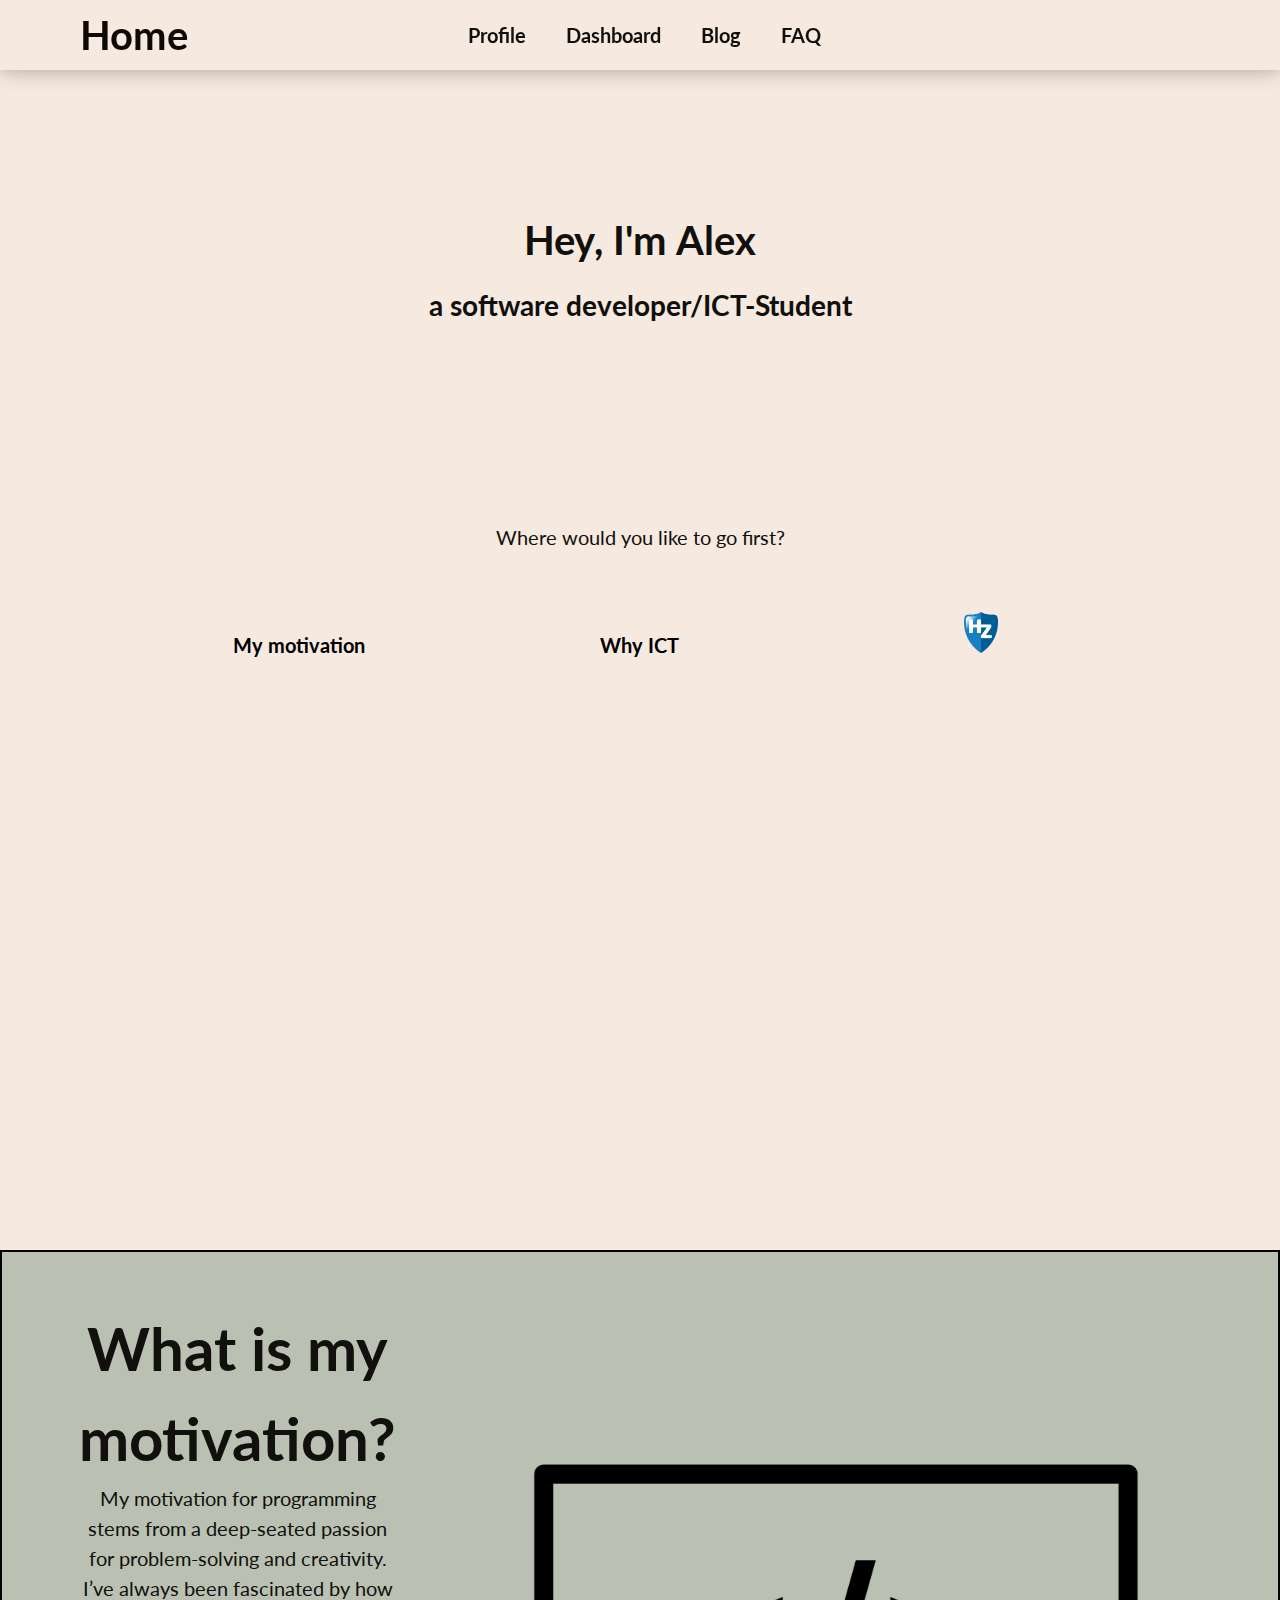
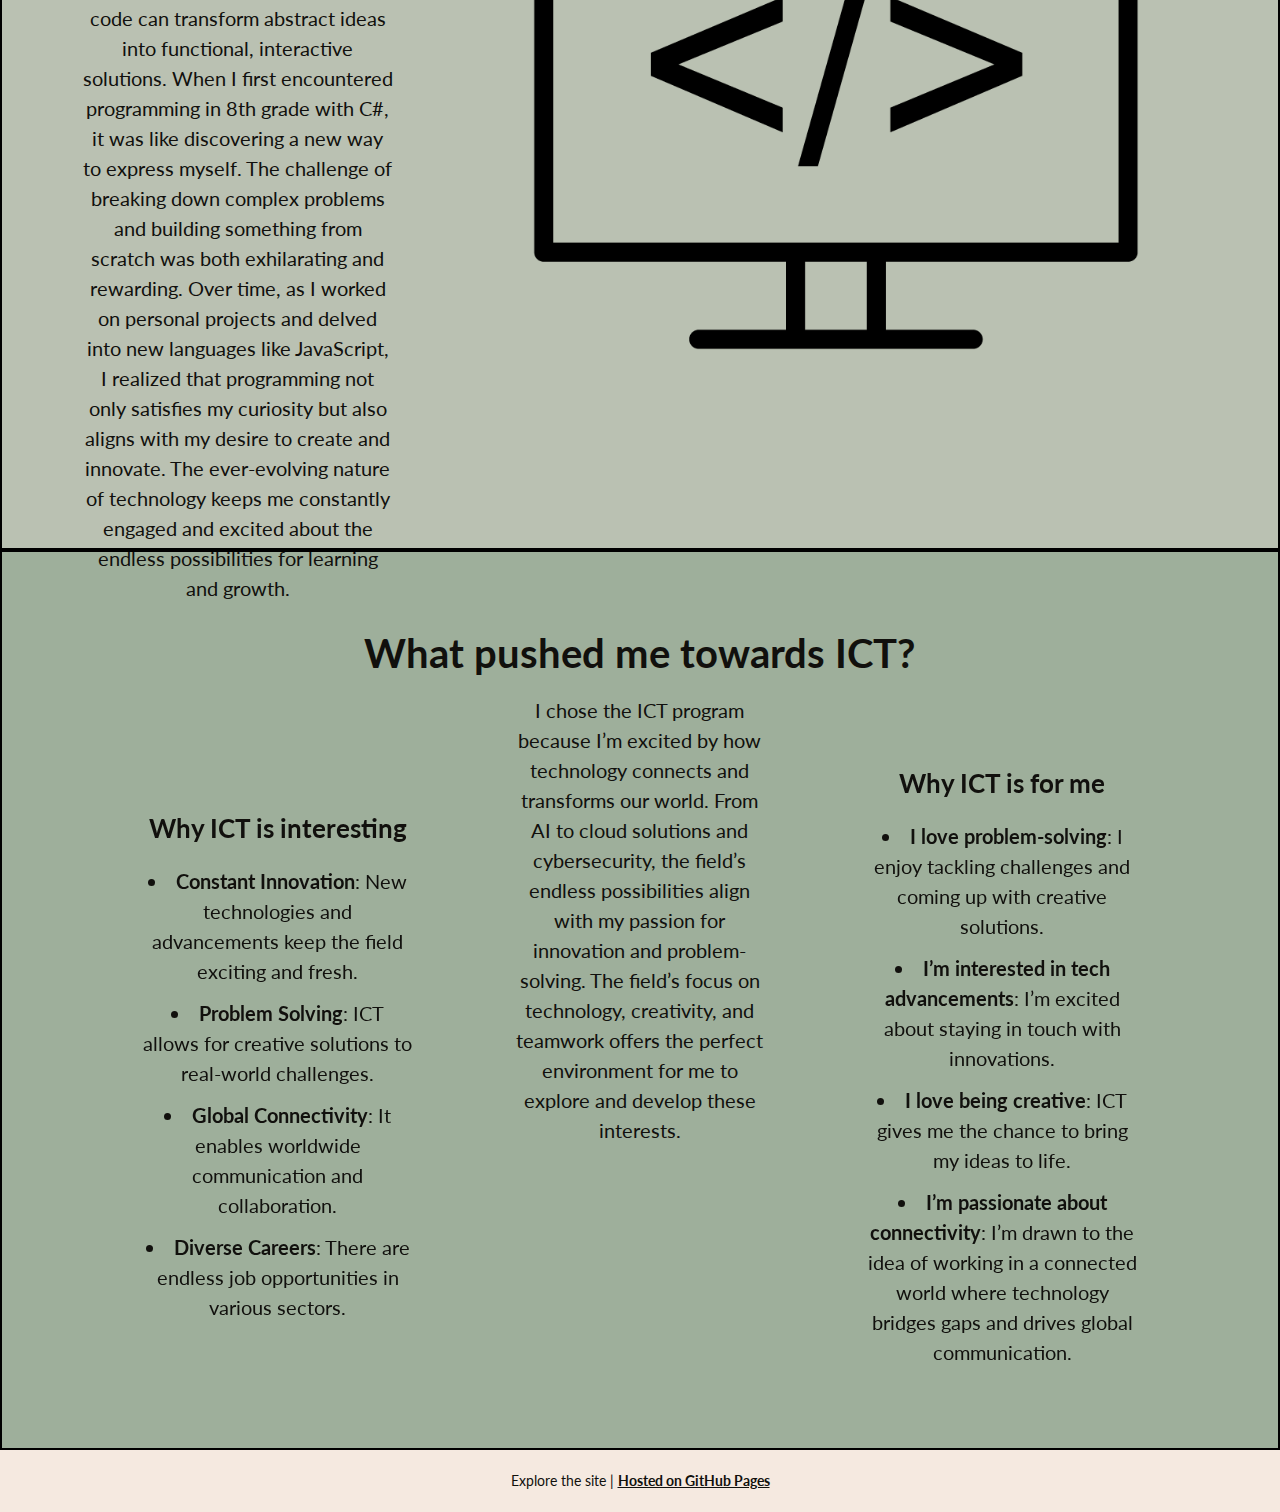
<file: index.html>
<!DOCTYPE html>
<html lang="en">
<head>
    <meta charset="UTF-8">
    <meta name="viewport" content="width=device-width, initial-scale=1.0">
    <title>My Profile</title>
    <link rel="stylesheet" href="../css/index.css">
    <link rel="stylesheet" href="/css/typewrite.css">
    <link rel="stylesheet" href="css/header-footer.css">
    <script src="js/index.js"></script>
</head>


<body>
    <header>
        <a href="index.html">Home</a>
        <nav>
            <a href="html/profile.html">Profile</a>
            <a href="html/dashboard.html">Dashboard</a>
            <a href="html/blog.html">Blog</a>
            <a href="html/faq.html">FAQ</a>
        </nav>
    </header>
    
    <main>
        <div class="intro">
            <h1 class="typing-demo">Hey, I'm Alex <br><p>a software developer/ICT-Student</p></h1>
            
            <div class="leading">
                <p>Where would you like to go first?</p>
                <div class="container">
                    
                    <div class="sec one child bounce">
                        <h4><a href="#motivation">My motivation</a></h4>
                    </div>
                    
                    <div class="sec one child bounce">
                        <h4><a href="#ict">Why ICT</a></h4>
                    </div>
                    
                    <div class="sec one child bounce">  
                        <h4><a href="https://hz.nl/opleidingen/hbo-ict" target="_blank"><img src="images/hz-logo.png" alt="HZ UAS logo"></a></h4>
                    </div>
                
                </div>
            </div>
        </div>
        
        
        
        <div id="motivation">
            <div class="motiv-info">
                <h2>What is my motivation?</h2>
                <p>My motivation for programming stems from a deep-seated passion for problem-solving and creativity. I’ve always been fascinated by how code can transform abstract ideas into functional, interactive solutions. When I first encountered programming in 8th grade with C#, it was like discovering a new way to express myself. The challenge of breaking down complex problems and building something from scratch was both exhilarating and rewarding. Over time, as I worked on personal projects and delved into new languages like JavaScript, I realized that programming not only satisfies my curiosity but also aligns with my desire to create and innovate. The ever-evolving nature of technology keeps me constantly engaged and excited about the endless possibilities for learning and growth.</p>
            </div>
            <img src="images/monitor1.png" alt="Picture of a monitor">
        </div>
        
        <div id="ict">
            <div class="list">
                <ul>
                    <p>Why ICT is interesting</p>
                    <li>
                        <b>Constant Innovation</b>: New technologies and advancements keep the field exciting and fresh.
                    </li>
                    <li>
                        <b>Problem Solving</b>: ICT allows for creative solutions to real-world challenges.
                    </li>
                    <li>
                        <b>Global Connectivity</b>: It enables worldwide communication and collaboration.
                    </li>
                    <li>
                        <b>Diverse Careers</b>: There are endless job opportunities in various sectors.
                    </li>
                </ul>
            </div>
            <div class="ict-info">
                <h2>What pushed me towards ICT?</h2>
                <p>I chose the ICT program because I’m excited by how technology connects and transforms our world. From AI to cloud solutions and cybersecurity, the field’s endless possibilities align with my passion for innovation and problem-solving. The field’s focus on technology, creativity, and teamwork offers the perfect environment for me to explore and develop these interests.</p>
               
            </div>
            <div class="list">
                <ul>
                    <p>Why ICT is for me</p>
                    <li>
                        <b>I love problem-solving</b>: I enjoy tackling challenges and coming up with creative solutions.
                    </li>
                    <li>
                        <b>I’m interested in tech advancements</b>: I’m excited about staying in touch with innovations.
                    </li>
                    <li>
                        <b>I love being creative</b>: ICT gives me the chance to bring my ideas to life.
                    </li>
                    <li>
                        <b>I’m passionate about connectivity</b>: I’m drawn to the idea of working in a connected world where technology bridges gaps and drives global communication.
                    </li>
                </ul>
            </div>
        </div>
        
        
    </main>
    
    <footer>
        <p>Explore the site | <a href="https://pages.github.com/">Hosted on GitHub Pages</a></p>
    </footer>
</body>
</html>
</file>
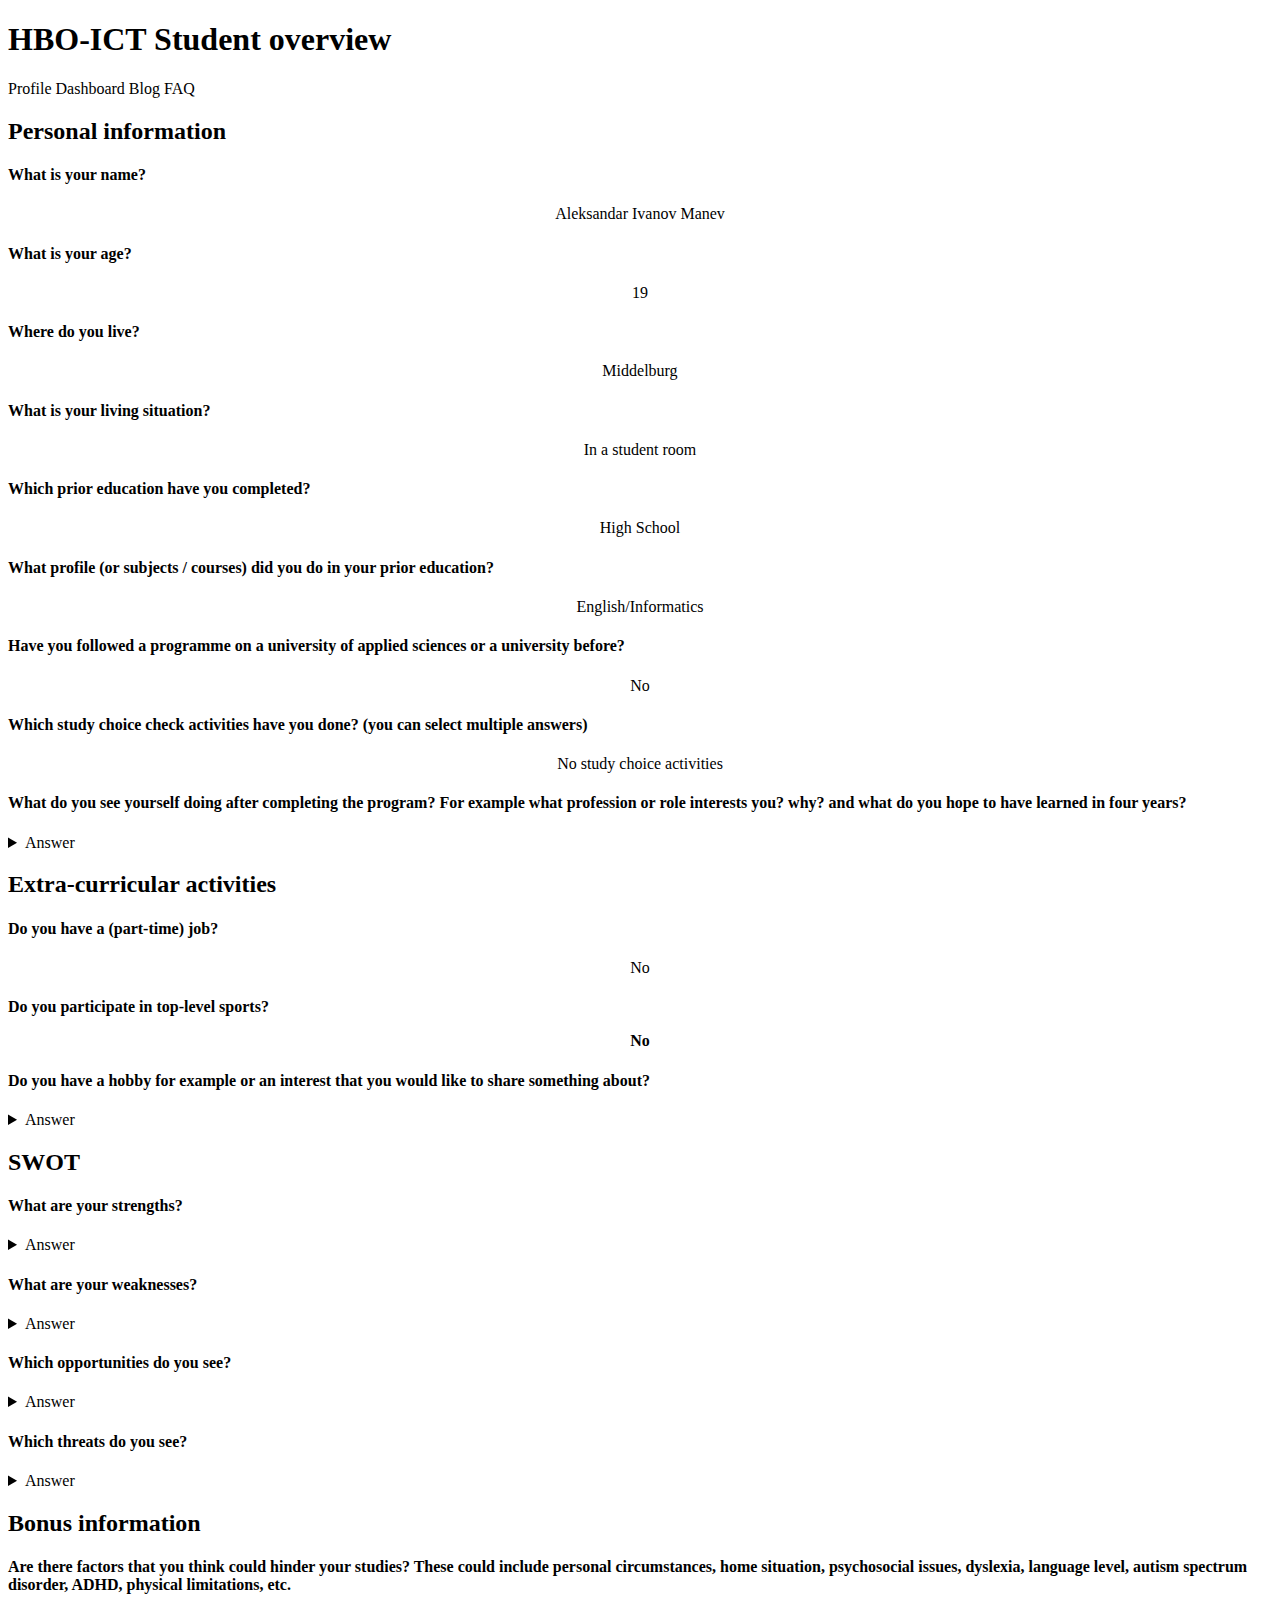
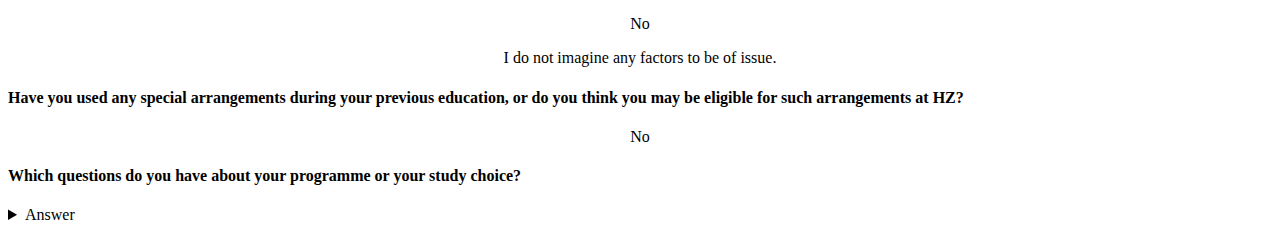
<file: html/index.html>
<!DOCTYPE html>
<html lang="en">
<head>
    <meta charset="UTF-8">
    <meta name="viewport" content="width=device-width, initial-scale=1.0">
    <title>My Profile</title>
    <link rel="stylesheet" href="../css/index.css">
</head>


<body>
    <header>
        
        <div class="text-container">
            <h1>HBO-ICT Student overview</h1>
            
        </div>
    </header>
    
    
    <nav >
        
        <a href="profile.html">Profile</a>
        <a href="dashboard.html">Dashboard</a>
        <a href="blog.html">Blog</a>
        <a href="faq.html">FAQ</a>
    </nav>
    
    
    <main>
        <article class="quiz personal-info">
            <h2>Personal information</h2>
            
            <h4>What is your name?</h4>
            
            <p>Aleksandar Ivanov Manev</p>
            
            <h4>What is your age?</h4>
            
            <p>19</p>
            <h4>Where do you live?</h4>
            
            <p>Middelburg</p>
            <h4>What is your living situation?</h4>
            
            <p>In a student room</p> 
            <h4>Which prior education have you completed?</h4>
            
            <p>High School</p>
            
            <h4>What profile (or subjects / courses) did you do in your prior education?</h4>
            
            <p>English/Informatics</p>
            <h4>Have you followed a programme on a university of applied sciences or a university before? </h4>
            
            <p>No</p>
            <h4>Which study choice check activities have you done? (you can select multiple answers)</h4>
            <p>No study choice activities</p>
            
            <h4>What do you see yourself doing after completing the program? For example what profession or role interests you? why? and what do you hope to have learned in four years?</h4>
            <details>
                <summary>Answer</summary>
                <p>Upon completing the program, I envision myself pursuing a career as a software engineer, which is a role that deeply intrigues me due to the blend of creativity/ problem-solving, that allows you to make an impact on the world. 
                    
                    In the future, having finished my studies, I hope to have gained a solid foundation in my computer science abilities. The technical skills aside, I want to know how to approach complex problems critically, think logically under pressure and most importantly collaborate effectively in diverse teams. 
                    
                    Ultimately, my motivation stems from a desire to be a part of this rapidly evolving field that has potential to shape the future. I hope that by the end of the program I will not only be well-equipped with the technical expertise, but also have a clear understanding of how I can contribute to society.</p>
                </details>
                
            </article>
            
            <article class="quiz extra-info">
                <h2>Extra-curricular activities</h2>
                
                <h4>Do you have a (part-time) job?</h4>
                
                <p>No</p>
                
                <h4>Do you participate in top-level sports?</4> 
                    
                    <p>No</p>
                    
                    <h4>Do you have a hobby for example or an interest that you would like to share something about?</h4>
                    
                    <details>
                        
                        <summary>Answer</summary>
                        <p>A hobby of mine that I would love to talk about is reading books.</p>
                        
                        <p>Due to my area of interest I tend to spend a lot of time in front of a screen, that is why in my free time, when I am not indulged in the digital world, I treat myself to some light reading.</p>
                        
                        <p>For me picking a book is one the most unique experiences, because every book has a different story to tell and a different way to present it. Books are a universal tool for gathering information not only on academical subjects, but also on life itself. Every title I have read has introduced me to new ways of thinking and has really given me an opportunity to reflect on life. The work of an author is like a portal to their soul. Entering it reveals a whole new mindset, full of unique decisions and thoughts.</p>
                        
                        <p>For me reading is a hobby that allows me to enrichen my mind with stories, thoughts and different world views, that change the perspective on my own individual life. Due to there being tons of authors and even more books, I am never bored when immersing myself into a new literature work.</p>
                    </details>
                </article>
                
                <article class="quiz swot">
                    <h2>SWOT</h2>
                    
                    
                    
                    <h4>What are your strengths?</h4>
                    <details>
                        <summary>
                            Answer
                        </summary>
                        <p>I see myself as having good planning skills as well as clever time-management that assists my schedule. Because I can plan well, I am able to distribute my work in a way that makes me ahead of the given deadline, leaving room for adjustments and corrections. Additionally, I see myself as a great group leader, due to my assessment skills, I am able to determine the strengths of my colleagues and also motivate them into joining together to make something significant.</p>
                    </details>
                    
                    
                    
                    <h4> What are your weaknesses? </h4>
                    
                    <details>
                        <summary>
                            Answer
                        </summary>
                        <p>A pitfall of mine is that I let people take advantage of my efforts and therefore receive result on my behalf.</p>
                    </details>
                    
                    
                    
                    <h4>Which opportunities do you see?</h4>
                    
                    <details>
                        <summary>
                            Answer
                        </summary>
                        <p>The opportunities that I foresee are the connections with people I can make. Networking is a big step to success and is undoubtedly useful in numerous occasions. Another opportunity is the academic certificates and projects that build a portfolio, which is really important when presenting yourself to companies and institutions</p>
                    </details>
                    
                    
                    
                    <h4>Which threats do you see?</h4>
                    
                    <details>
                        <summary>
                            Answer
                        </summary>
                        <p>A possible treat I imagine is balancing social and professional life. Having to balance social events and daily tasks with education is a major challenge but with the right mindset and planning skills it could be dealt with.</p>
                    </details>
                </article>
                
                <article class="quiz bonus">
                    
                    <h2>Bonus information</h2>
                    
                    <h4>Are there factors that you think could hinder your studies? These could include personal circumstances, home situation, psychosocial issues, dyslexia, language level, autism spectrum disorder, ADHD, physical limitations, etc.</h4>
                    
                    <p>No</p>
                    
                    <p>I do not imagine any factors to be of issue.</p>
                    
                    <h4>Have you used any special arrangements during your previous education, or do you think you may be eligible for such arrangements at HZ?</h4>
                    
                    <p>No</p>
                    
                    <h4>Which questions do you have about your programme or your study choice? </h4>
                    
                    <details>
                        <summary>Answer</summary>
                        <p>I am excited to begin following the study program, and can not wait to see what the experience will be like. If I could mention some questions, they would be:
                            <ul>
                                <li>Does the program encourage students to help society by assigning them tasks that concern real world problems?</li>
                                <li>Does the program introduce students to companies in the IT department, that could potentially offer a job or an internship?</li></ul></p>
                            </details>
                        </article>
                    </main>
                    <footer></footer>
                </body>
                </html>
</file>
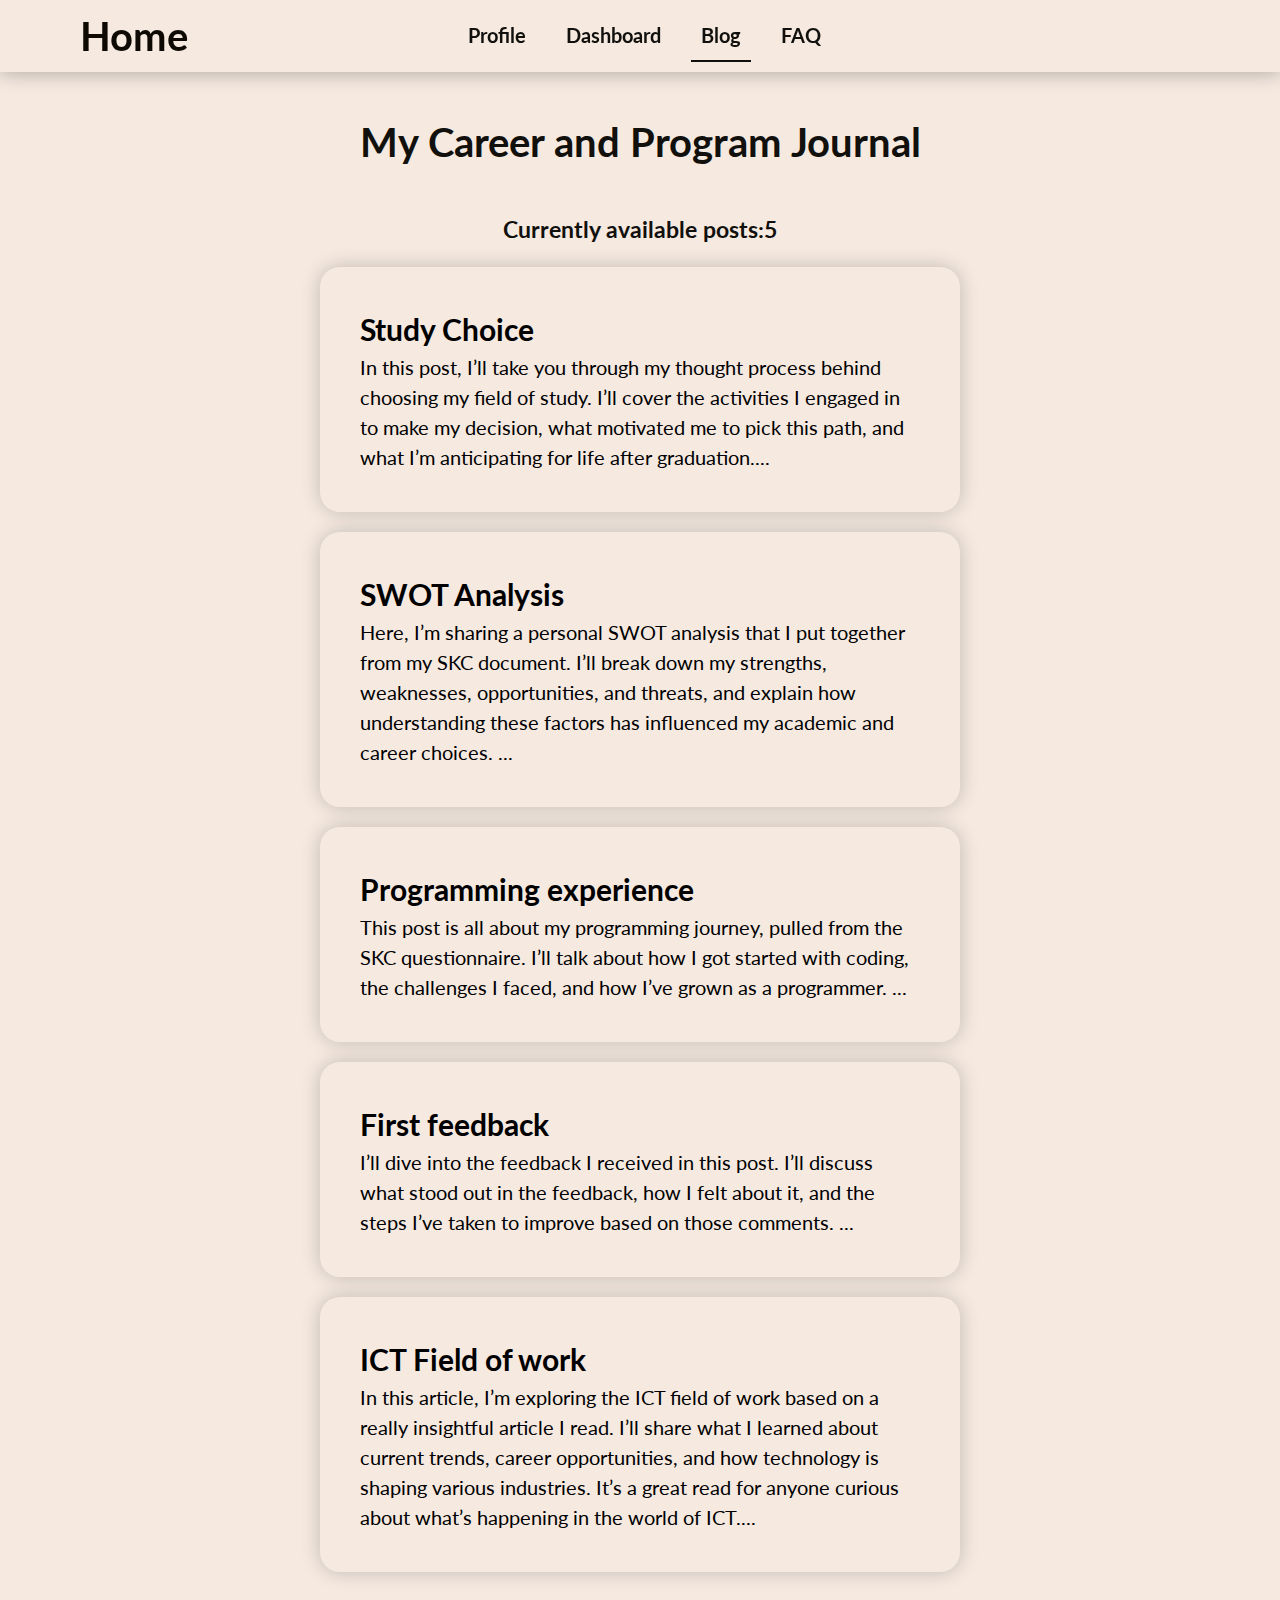
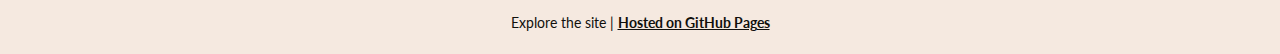
<file: html/blog.html>
<!DOCTYPE html>
<html lang="en">
<head>
    <meta charset="UTF-8">
    <meta name="viewport" content="width=device-width, initial-scale=1.0">
    <title>My Career Blog</title>
    <link rel="stylesheet" href="../css/header-footer.css">
    <link rel="stylesheet" href="../css/blog.css">
    
</head>
<body>
    <header>
        <a href="../index.html">Home</a>
        <nav >
            <a href="profile.html">Profile</a>
            <a href="dashboard.html">Dashboard</a>
            <a href="blog.html">Blog</a>
            <a href="faq.html">FAQ</a>
        </nav>
    </header>
    <div class="container">
        <h1>My Career and Program Journal</h1>
        <h3>Currently available posts:</h3>
        
        <div class="posts">
            <a href="./posts/post-1.html">
            <div class="post-excerpt">
                <h2>Study Choice</h2>
                <p>In this post, I’ll take you through my thought process behind choosing my field of study. I’ll cover the activities I engaged in to make my decision, what motivated me to pick this path, and what I’m anticipating for life after graduation....</p>
            </div>
            </a>
            
            <a href="./posts/post-2.html">
            <div class="post-excerpt">
                <h2>SWOT Analysis</h2>
                <p> Here, I’m sharing a personal SWOT analysis that I put together from my SKC document. I’ll break down my strengths, weaknesses, opportunities, and threats, and explain how understanding these factors has influenced my academic and career choices. ...</p>
            </div>
            </a>
            

            <a href="./posts/post-3.html">
            <div class="post-excerpt">
                <h2>Programming experience</h2>
                <p>This post is all about my programming journey, pulled from the SKC questionnaire. I’ll talk about how I got started with coding, the challenges I faced, and how I’ve grown as a programmer. ...</p>
            </div>
            </a>
            
            <a href="./posts/post-4.html">
            <div class="post-excerpt">
                <h2>First feedback</h2>
                <p>I’ll dive into the feedback I received  in this post. I’ll discuss what stood out in the feedback, how I felt about it, and the steps I’ve taken to improve based on those comments. ...</p>
            </div>
            </a>
            
            <a href="./posts/post-5.html">
            <div class="post-excerpt">
                <h2>ICT Field of work</h2>
                <p>In this article, I’m exploring the ICT field of work based on a really insightful article I read. I’ll share what I learned about current trends, career opportunities, and how technology is shaping various industries. It’s a great read for anyone curious about what’s happening in the world of ICT....</p>
            </div>
            </a>
            
            
        </div>
    </div>
    <footer>
        <p>Explore the site | <a href="https://pages.github.com/">Hosted on GitHub Pages</a></p>
    </footer>
    

    <script src="../js/blog.js"></script>
</body>
</html>
</file>
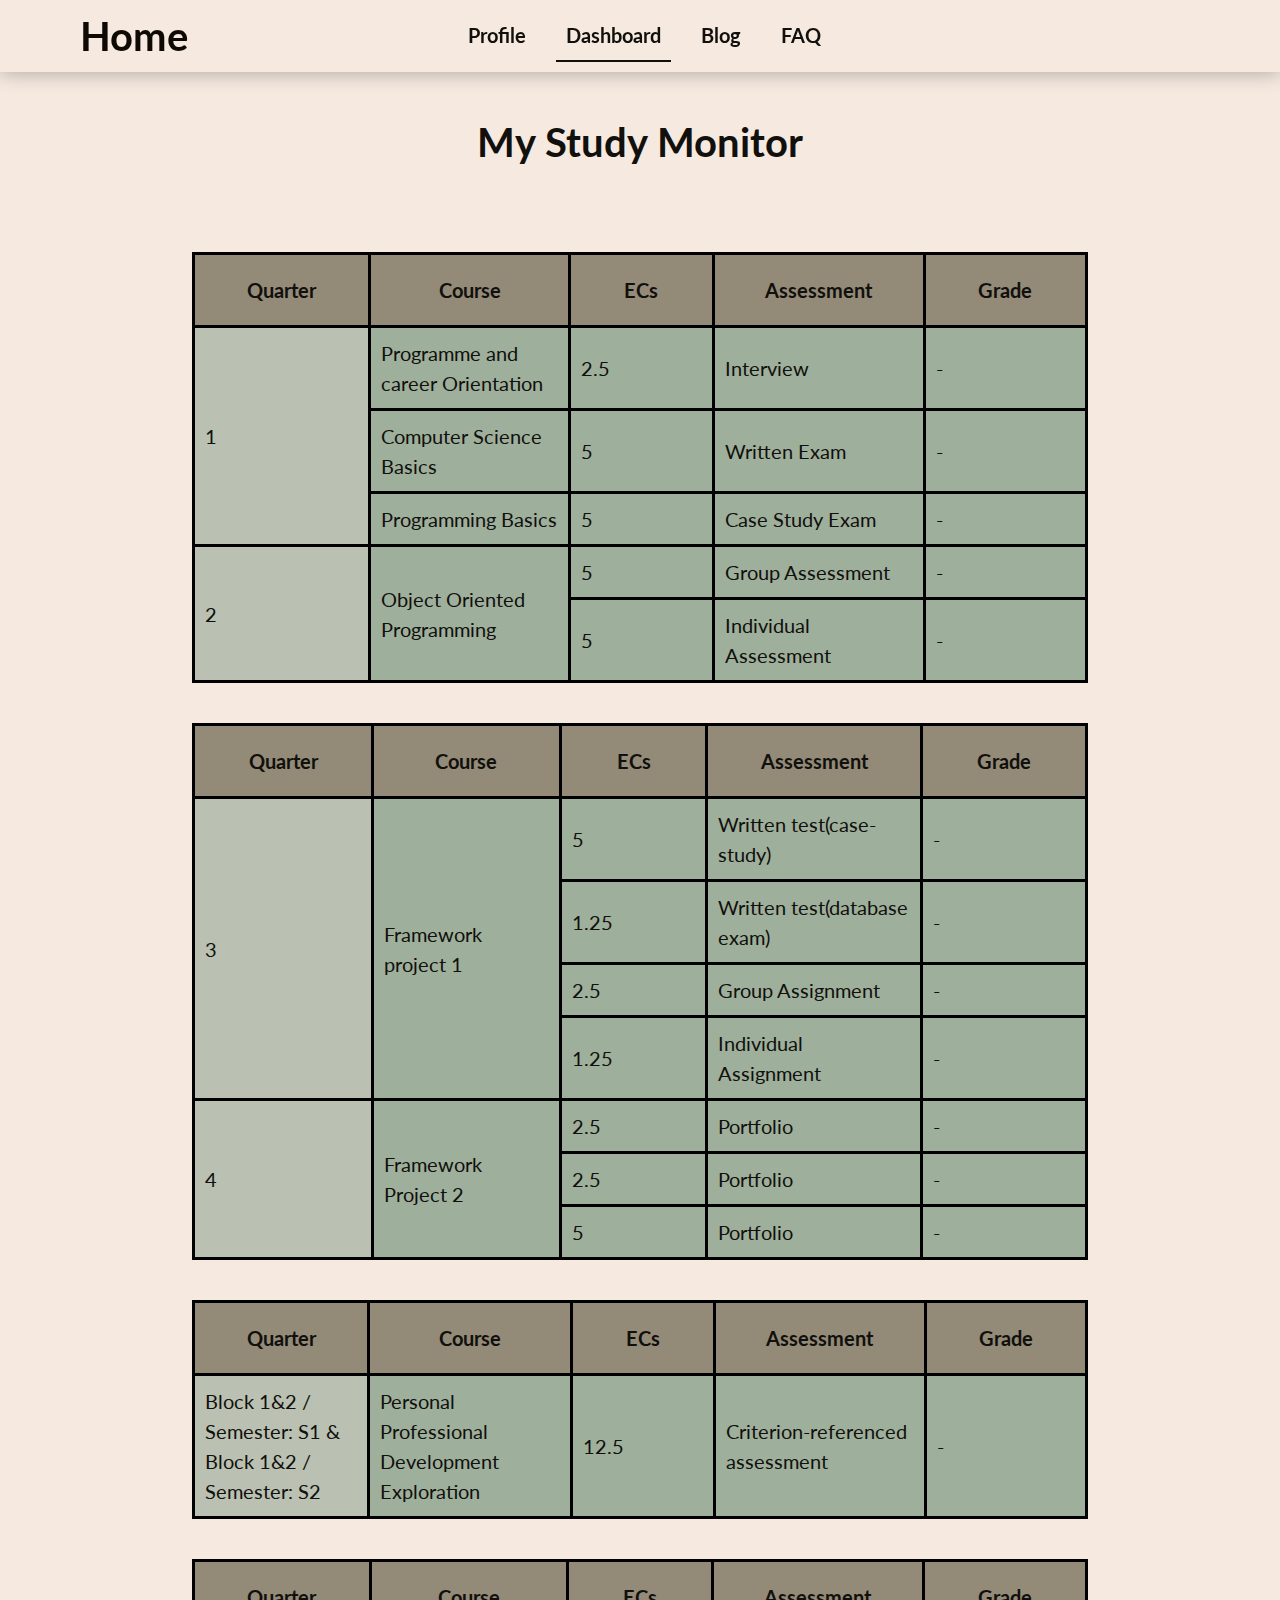
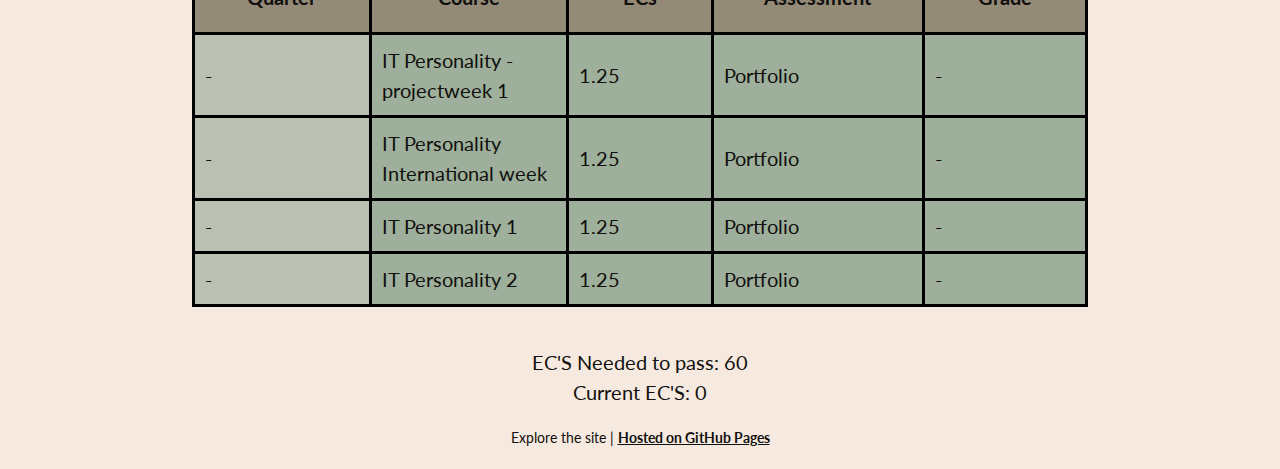
<file: html/dashboard.html>
<!DOCTYPE html>
<html lang="en">
<head>
    <meta charset="UTF-8">
    <meta name="viewport" content="width=device-width, initial-scale=1.0">
    <title>My Study Progress</title>
    <link rel="stylesheet" href="/css/header-footer.css">
    <link rel="stylesheet" href="../css/dashboard.css">
    <script src="../js/table.js"></script>
</head>
<body>
    <header>
        <a href="../index.html">Home</a>
        <nav class="nav-link">
            <a href="profile.html">Profile</a>
            <a href="dashboard.html">Dashboard</a>
            <a href="blog.html">Blog</a>
            <a href="faq.html">FAQ</a>
        </nav>
    </header>
    
    <main>
        <h1>My Study Monitor</h1>

       

        <table class="editable">
            <tr>
                <th>Quarter</th>
                <th>Course</th>
                <th>ECs</th>
                <th>Assessment</th>
                <th>Grade</th>
            </tr>
            <tr>
                <td rowspan="3" class="quarter">1</td>
                <td>Programme and career Orientation</td>
                <td>2.5</td>
                <td>Interview</td>
                <td>-</td>
            </tr>
            <tr>
                <td>Computer Science Basics</td>
                <td>5</td>
                <td>Written Exam</td>
                <td>-</td>
            </tr>
            <tr>
                <td>Programming Basics</td>
                <td>5</td>
                <td>Case Study Exam</td>
                <td>-</td>
            </tr>
            
            <!-- Quarter 2-->
            <!-- Object Oriented Programming -->
            <tr>
                <td rowspan="2" class="quarter">2</td>
                <td rowspan="2">Object Oriented Programming</td>
                <td>5</td>
                <td>Group Assessment</td>
                <td>-</td>
            </tr>
            <tr>
                <td>5</td>
                <td>Individual Assessment</td>
                <td>-</td>
            </tr>
            
        </table>
        <table class="editable">
            <tr>
                <th>Quarter</th>
                <th>Course</th>
                <th>ECs</th>
                <th>Assessment</th>
                <th>Grade</th>
            </tr>
            <tr>
                <td rowspan="4" class="quarter" >3</td>
                <td rowspan="4">Framework project 1</td>
                <td>5</td>
                <td>Written test(case-study)</td>
                <td>-</td>
            </tr>
            <tr>
                <td>1.25</td>
                <td>Written test(database exam)</td>
                <td>-</td>
            </tr>
            <tr>
                <td>2.5</td>
                <td>Group Assignment</td>
                <td>-</td>
            </tr>
            <tr>
                <td>1.25</td>
                <td>Individual Assignment</td>
                <td>-</td>
            </tr>
            
            <!-- Quarter 4-->
            <!-- Object Oriented Programming -->
            <tr>
                <td rowspan="3" class="quarter" >4</td>
                <td rowspan="3">Framework Project 2</td>
                <td>2.5</td>
                <td>Portfolio</td>
                <td>-</td>
            </tr>
            <tr>
                <td>2.5</td>
                <td>Portfolio</td>
                <td>-</td>
            </tr>
            <tr>
                <td>5</td>
                <td>Portfolio</td>
                <td>-</td>
            </tr>
            
        </table>
        <table class="editable">
            <tr>
                <th>Quarter</th>
                <th>Course</th>
                <th>ECs</th>
                <th>Assessment</th>
                <th>Grade</th>
            </tr>
            <tr>
                <td class="quarter">Block 1&2 / Semester: S1 & Block 1&2 / Semester: S2</td>
                <td> Personal Professional Development Exploration </td>
                <td>12.5</td>
                <td>Criterion-referenced assessment</td>
                <td>-</td>
            </tr>
           
        </table>

        <table class="editable">
            <tr>
                <th>Quarter</th>
                <th>Course</th>
                <th>ECs</th>
                <th>Assessment</th>
                <th>Grade</th>
            </tr>
            <tr>
                <td class="quarter">-</td>
                <td>IT Personality -projectweek 1</td>
                <td>1.25</td>
                <td>Portfolio</td>
                <td>-</td>
            </tr>
            <tr>
                <td class="quarter">-</td>
                <td>IT Personality International week</td>
                <td>1.25</td>
                <td>Portfolio</td>
                <td>-</td>
            </tr>
            <tr>
                <td class="quarter">-</td>
                <td>IT Personality 1</td>
                <td>1.25</td>
                <td>Portfolio</td>
                <td>-</td>
            </tr>
            <tr>
                <td class="quarter">-</td>
                <td>IT Personality 2</td>
                <td>1.25</td>
                <td>Portfolio</td>
                <td>-</td>
            </tr>
           
        </table>

        <div class="nbsa">
            <p>
                EC'S Needed to pass: 60
            </p>
            <p>
                Current EC'S: 0
            </p>
        </div>
        
    </main>

    <footer>
        <p>Explore the site | <a href="https://pages.github.com/">Hosted on GitHub Pages</a></p>
    </footer>
</body>
</html>
</file>
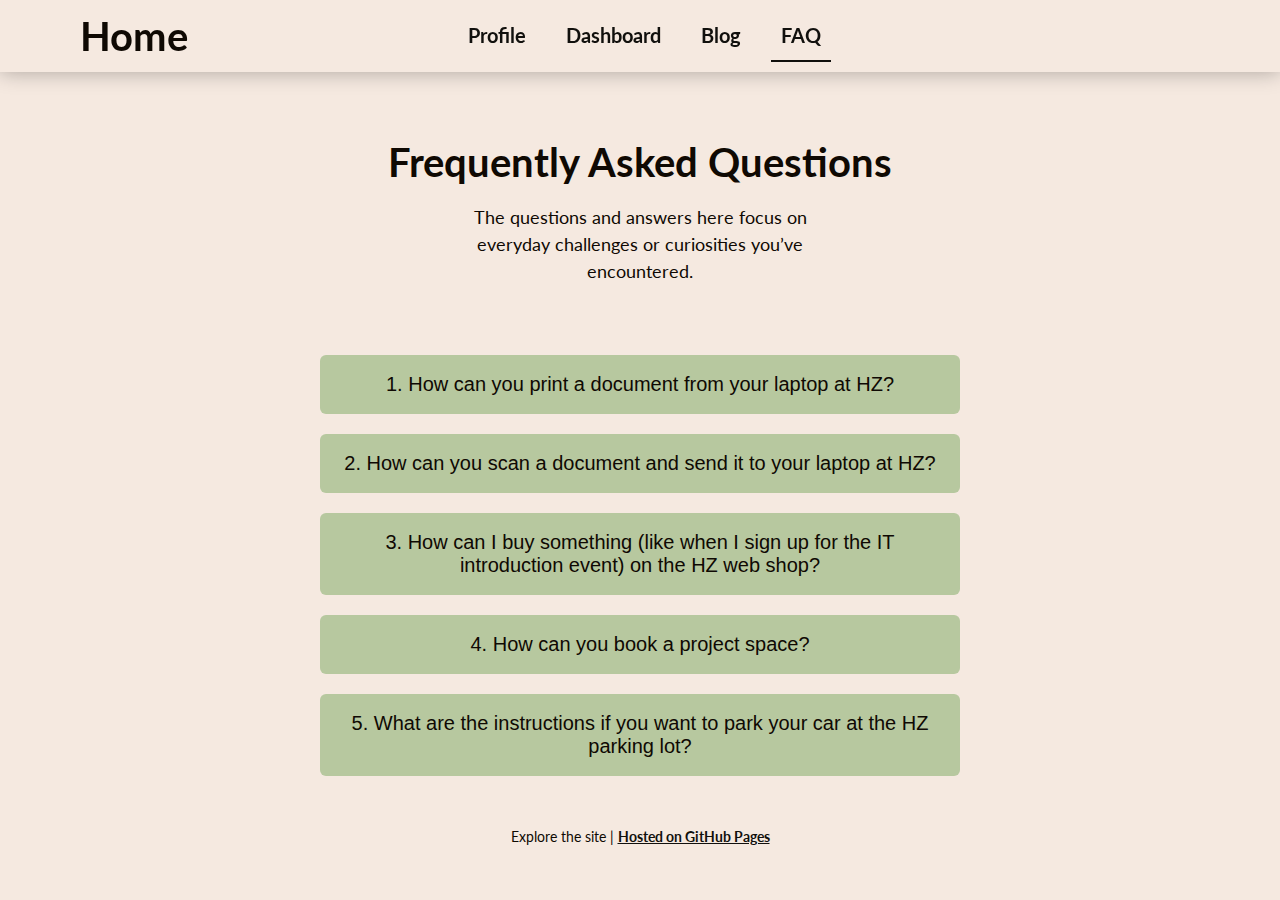
<file: html/faq.html>
<!DOCTYPE html>
<html lang="en">
<head>
    <meta charset="UTF-8">
    <meta name="viewport" content="width=device-width, initial-scale=1.0">
    <title>Frequently Asked Questions</title>
    <link rel="stylesheet" href="../css/header-footer.css">
    <link rel="stylesheet" href="../css/faq.css">
</head>
<body>
    <header>
        <a href="../index.html">Home</a>
        <nav>
            <a href="profile.html">Profile</a>
            <a href="dashboard.html">Dashboard</a>
            <a href="blog.html">Blog</a>
            <a href="faq.html">FAQ</a>
        </nav>
    </header>

    <main>
        <div class="intro">
            <h1>Frequently Asked Questions</h1>
            <p>The questions and answers here focus on everyday challenges or curiosities you’ve encountered.</p>
        </div>

        <div class="questions">

            <button type="button" class="accordion">1. How can you print a document from your laptop at HZ?</button>
            <div class="contact-info panel">
                <div>
                    <p>Printing from your laptop can be done using <a href="https://hz.mynetpay.nl/">this link.</a></p>
                    <p>Follow these steps:</p>
                    <br>
                    <ol>
                        <li>Choose your printing options</li>
                        <li>Upload the files you wish to print</li>
                        <li>Press Upload files</li>
                        <li>Go to the multifunctional printer and use your HZ pass on the TouchID</li>
                        <li>Make sure you have enough funds in your account</li>
                        <li>Select "Print"</li>
                        <li>Congratulations, you just printed your first documents in HZ!</li>
                        <li>Once you are done, press "Stop" and click "Logout" in the menu</li>
                    </ol>
                </div>
            </div>

            <button type="button" class="accordion">2. How can you scan a document and send it to your laptop at HZ?</button>
            <div class="contact-info panel">
                <div>
                    <p>Scanning documents is completely FREE. However, you must have at least €0.07 worth of credits in your HZ pass balance in order to proceed.</p>
                    <br>
                    <ol>
                        <li>Register using your HZ pass on the TouchID</li>
                        <li>In the TouchID menu, select the "Scan" option</li>
                        <li>Follow the scanning steps</li>
                        <li>Once you are done, press "Stop" on the TouchID and click "Logout"</li>
                        <li>Good job, you scanned your first documents!</li>
                    </ol>
                </div>
            </div>

            <button type="button" class="accordion">3. How can I buy something (like when I sign up for the IT introduction event) on the HZ web shop?</button>
            <div class="contact-info panel">
                <p>Visit the HZ webshop, pick the items you like, then go to your shopping cart and check out! <3 </p>
            </div>

            <button type="button" class="accordion">4. How can you book a project space?</button>
            <div class="contact-info panel">
                <p>You can book a project space by visiting the <a href="https://hzuniversity.topdesk.net/tas/public/ssp/">Self Service Portal.</a></p>
            </div>

            <button type="button" class="accordion">5. What are the instructions if you want to park your car at the HZ parking lot?</button>
            <div class="contact-info panel">
                <p>You have to reveal your HZ pass at the barriers, then you can park in the lot of the university</p>
            </div>

        </div>

    </main>

    <footer>
        <p>Explore the site | <a href="https://pages.github.com/">Hosted on GitHub Pages</a></p>
    </footer>

    <script>
        // Accordion functionality for the FAQ and Contact Me sections
        var acc = document.getElementsByClassName("accordion");
        for (let i = 0; i < acc.length; i++) {
            acc[i].addEventListener("click", function() {
                this.classList.toggle("active");
                var panel = this.nextElementSibling;
                if (panel.style.maxHeight) {
                    panel.style.maxHeight = null;
                } else {
                    panel.style.maxHeight = panel.scrollHeight + "px";
                }
            });
        }
    </script>
</body>
</html>
</file>
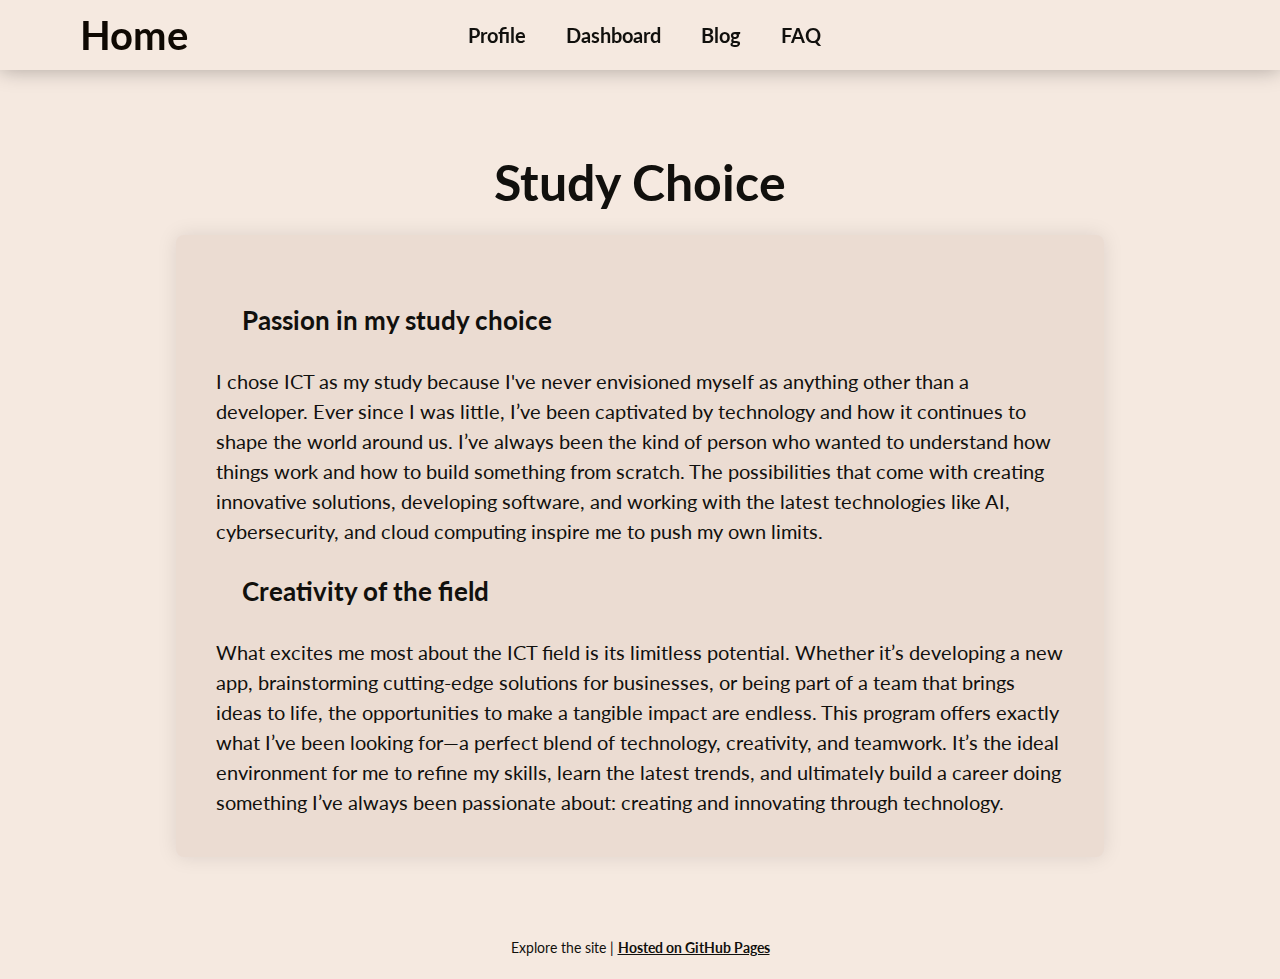
<file: html/posts/post-1.html>
<!DOCTYPE html>
<html lang="en">
<head>
    <meta charset="UTF-8">
    <meta name="viewport" content="width=device-width, initial-scale=1.0">
    <title>Study choice</title>
    <link rel="stylesheet" href="../../css/header-footer.css">
    <link rel="stylesheet" href="./posts.css">
</head>
<body>
    <header>
        <a href="../../index.html">Home</a>
        <nav>
            <a href="../profile.html">Profile</a>
            <a href="../dashboard.html">Dashboard</a>
            <a href="../blog.html">Blog</a>
            <a href="../faq.html">FAQ</a>
        </nav>
    </header>
    
    <main>
        <div class="container">
            <h2>Study Choice</h2>
            <div class="content">
                <h4>Passion in my study choice</h4>
                <p>I chose ICT as my study because I've never envisioned myself as anything other than a developer. Ever since I was little, I’ve been captivated by technology and how it continues to shape the world around us. I’ve always been the kind of person who wanted to understand how things work and how to build something from scratch. The possibilities that come with creating innovative solutions, developing software, and working with the latest technologies like AI, cybersecurity, and cloud computing inspire me to push my own limits.</p>
                <h4>Creativity of the field</h4>
                <p>What excites me most about the ICT field is its limitless potential. Whether it’s developing a new app, brainstorming cutting-edge solutions for businesses, or being part of a team that brings ideas to life, the opportunities to make a tangible impact are endless. This program offers exactly what I’ve been looking for—a perfect blend of technology, creativity, and teamwork. It’s the ideal environment for me to refine my skills, learn the latest trends, and ultimately build a career doing something I’ve always been passionate about: creating and innovating through technology.</p>    
            </div>
        </div>
    </main>
    
    <footer>
        <p>Explore the site | <a href="https://pages.github.com/">Hosted on GitHub Pages</a></p>
    </footer>
</body>
</html>
</file>
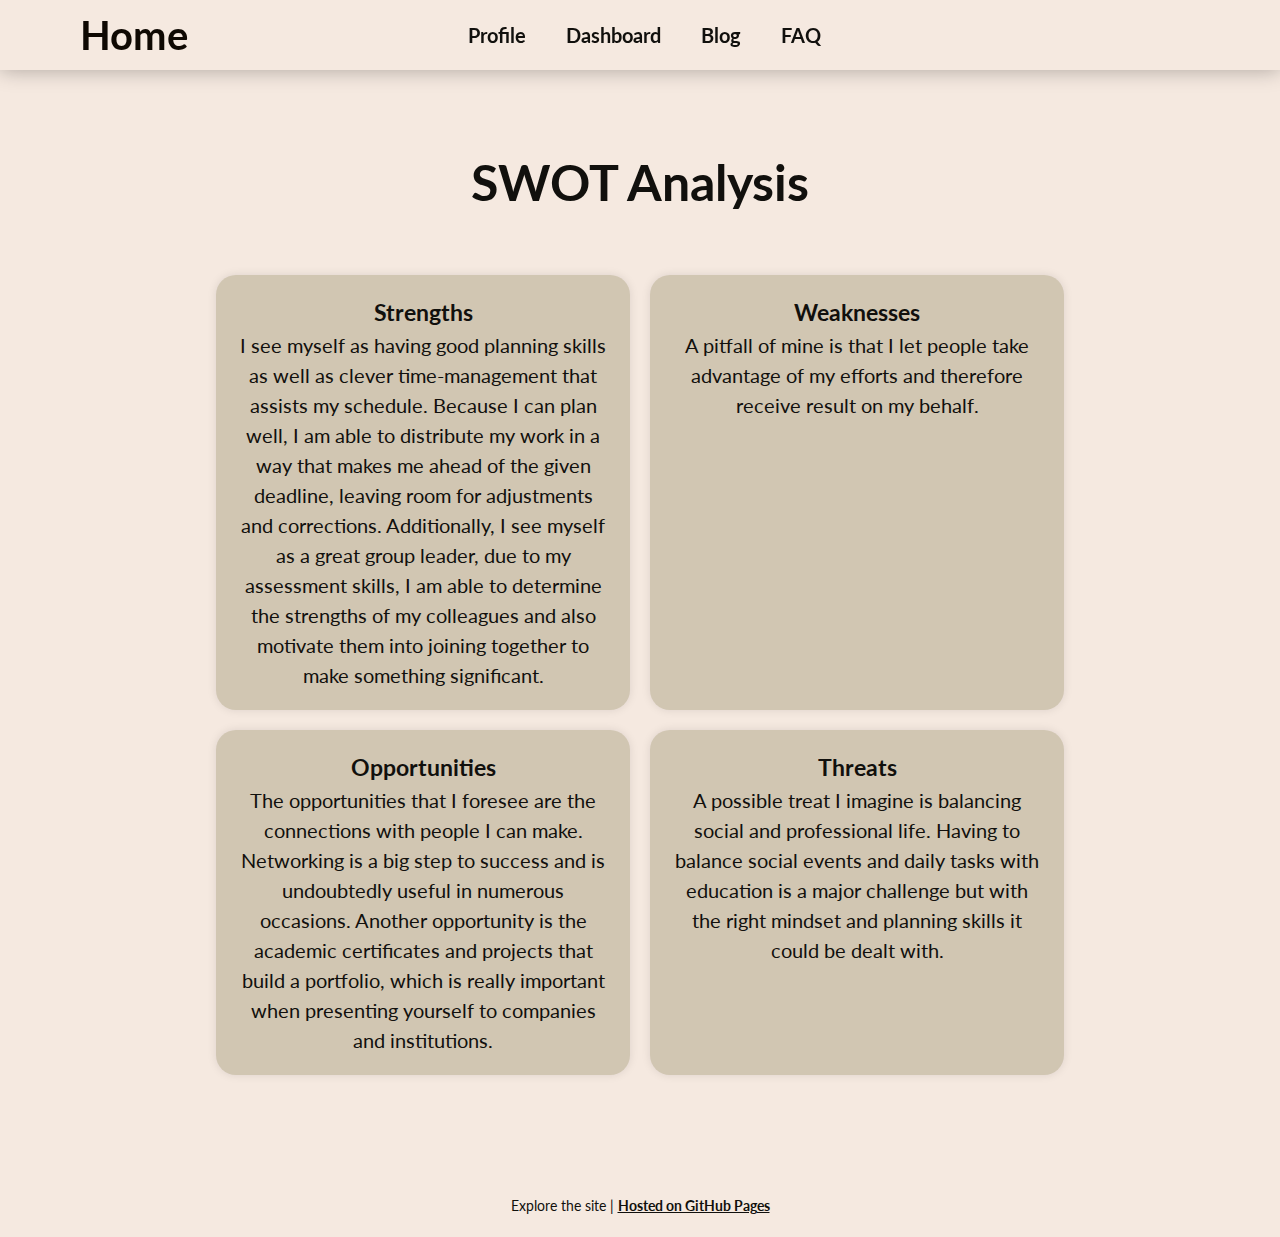
<file: html/posts/post-2.html>
<!DOCTYPE html>
<html lang="en">
<head>
    <meta charset="UTF-8">
    <meta name="viewport" content="width=device-width, initial-scale=1.0">
    <title>SWOT Analysis</title>
    <link rel="stylesheet" href="../../css/header-footer.css">
    <link rel="stylesheet" href="./posts.css">
    <link rel="stylesheet" href="../../css/swot.css">

</head>
<body>
    <header>
        <a href="../../index.html">Home</a>
        <nav>
            <a href="../profile.html">Profile</a>
            <a href="../dashboard.html">Dashboard</a>
            <a href="../blog.html">Blog</a>
            <a href="../faq.html">FAQ</a>
        </nav>
    </header>
    <main>
        <div class="container">
            <h2>SWOT Analysis</h2>
            <div class="content">
                <div class="Strengths">
                    <h3>Strengths</h3>
                    <p>I see myself as having good planning skills as well as clever time-management that assists my schedule. Because I can plan well, I am able to distribute my work in a way that makes me ahead of the given deadline, leaving room for adjustments and corrections. Additionally, I see myself as a great group leader, due to my assessment skills, I am able to determine the strengths of my colleagues and also motivate them into joining together to make something significant.</p>
                </div>
                <div class="Weaknesses">
                    <h3>Weaknesses</h3>
                    <p>A pitfall of mine is that I let people take advantage of my efforts and therefore receive result on my behalf.</p>
                </div>
                <div class="Opportunities">
                    <h3>Opportunities</h3>
                    <p>The opportunities that I foresee are the connections with people I can make. Networking is a big step to success and is undoubtedly useful in numerous occasions. Another opportunity is the academic certificates and projects that build a portfolio, which is really important when presenting yourself to companies and institutions.   </p>
                </div>
                <div class="Threats">
                    <h3>Threats</h3>
                    <p>A possible treat I imagine is balancing social and professional life. Having to balance social events and daily tasks with education is a major challenge but with the right mindset and planning skills it could be dealt with.</p>
                </div>
            </div>
        </div>
    </main>
    <footer>
        <p>Explore the site | <a href="https://pages.github.com/">Hosted on GitHub Pages</a></p>
    </footer>
</body>
</html>
</file>
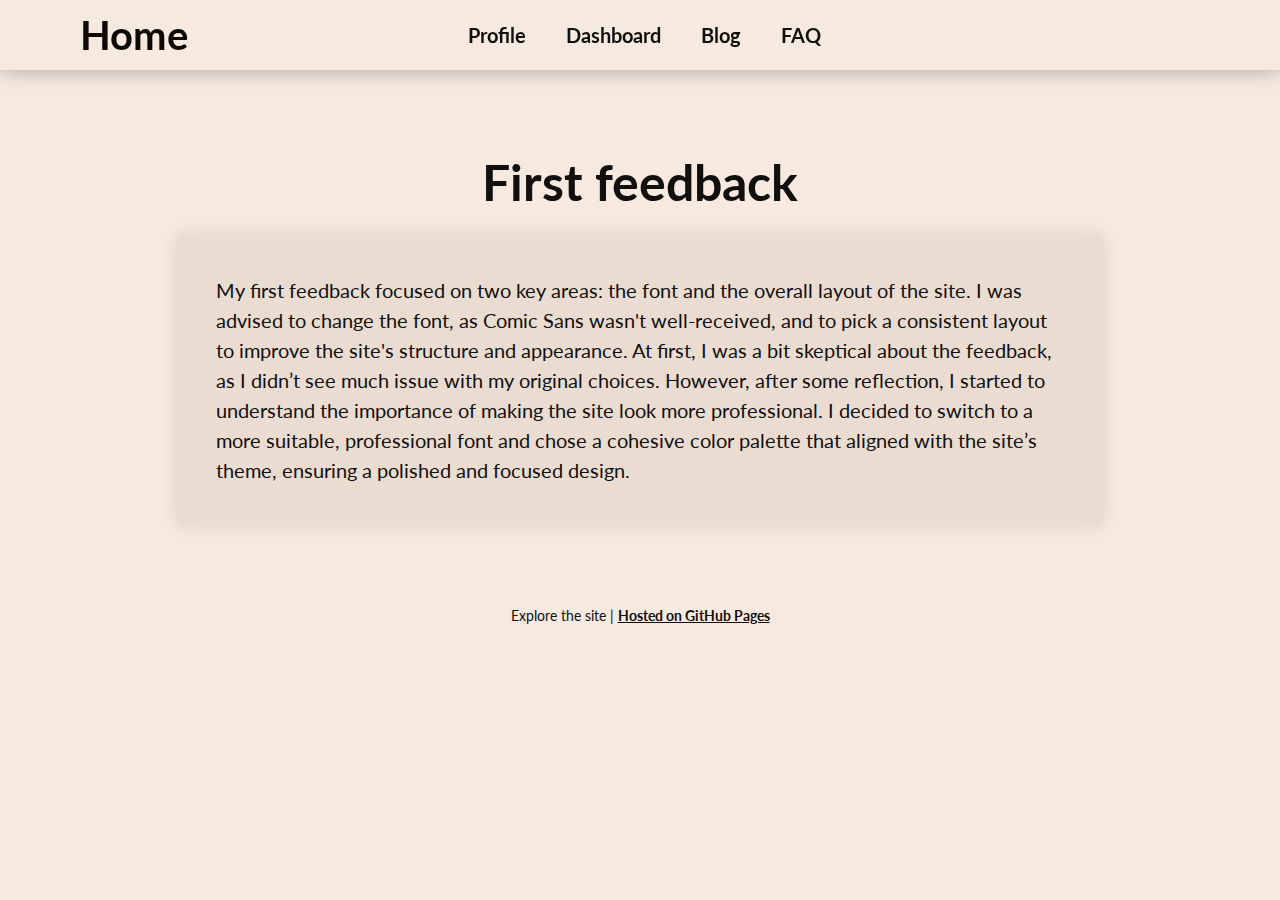
<file: html/posts/post-4.html>
<!DOCTYPE html>
<html lang="en">
<head>
    <meta charset="UTF-8">
    <meta name="viewport" content="width=device-width, initial-scale=1.0">
    <title>First feedback</title>
    <link rel="stylesheet" href="../../css/header-footer.css">
    <link rel="stylesheet" href="./posts.css">
</head>
<body>
    <header>
        <a href="../../index.html">Home</a>
        <nav>
            <a href="../profile.html">Profile</a>
            <a href="../dashboard.html">Dashboard</a>
            <a href="../blog.html">Blog</a>
            <a href="../faq.html">FAQ</a>
        </nav>
    </header>
    <main>
        <div class="container">
            <h2>First feedback</h2>
            <div class="content">
<p>My first feedback focused on two key areas: the font and the overall layout of the site. I was advised to change the font, as Comic Sans wasn't well-received, and to pick a consistent layout to improve the site's structure and appearance. At first, I was a bit skeptical about the feedback, as I didn’t see much issue with my original choices. However, after some reflection, I started to understand the importance of making the site look more professional. I decided to switch to a more suitable, professional font and chose a cohesive color palette that aligned with the site’s theme, ensuring a polished and focused design.</p>                
            </div>
        </div>
    </main>
    <footer>
        <p>Explore the site | <a href="https://pages.github.com/">Hosted on GitHub Pages</a></p>
    </footer>
</body>
</html>
</file>
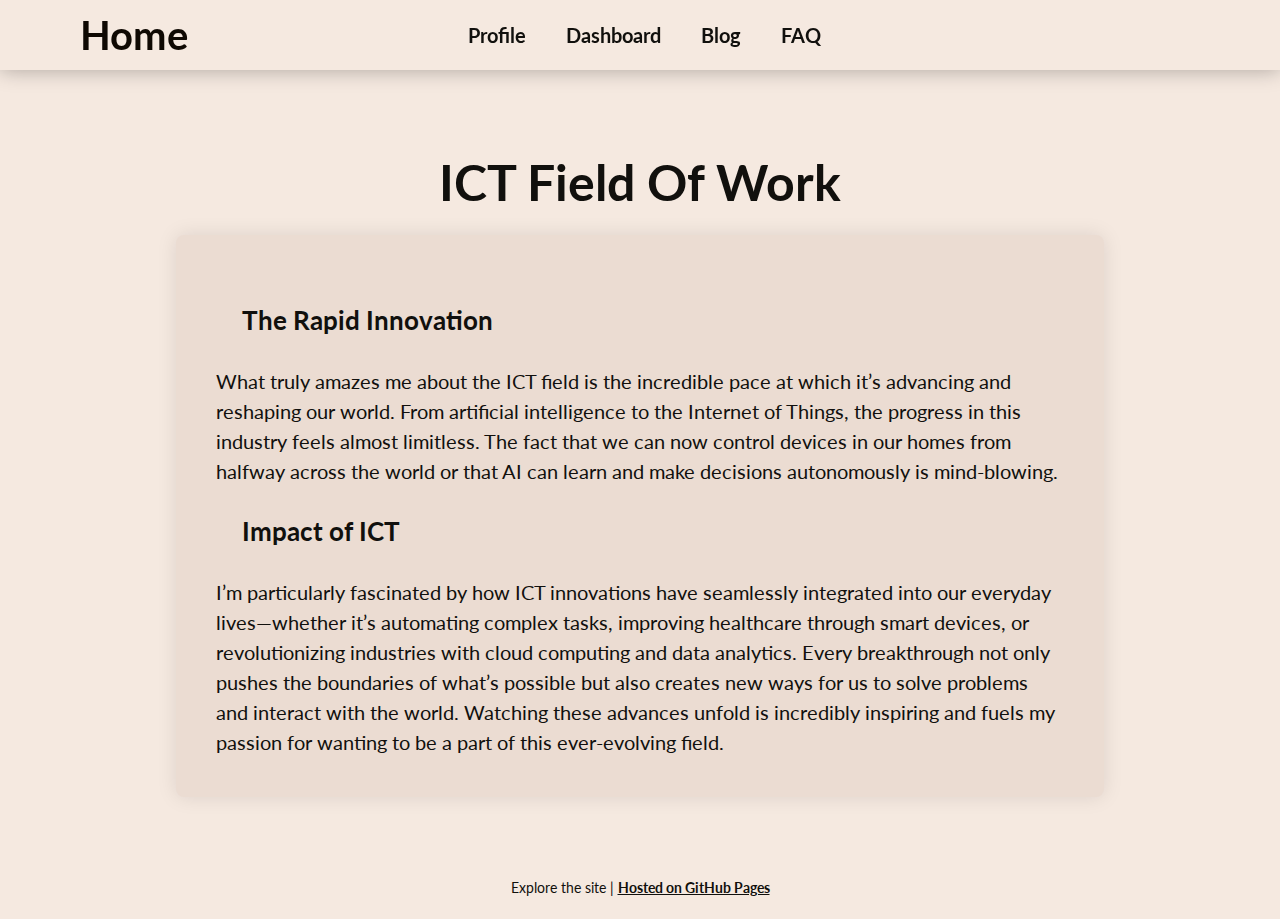
<file: html/posts/post-5.html>
<!DOCTYPE html>
<html lang="en">
<head>
    <meta charset="UTF-8">
    <meta name="viewport" content="width=device-width, initial-scale=1.0">
    <title>ICT Field of work</title>
    <link rel="stylesheet" href="../../css/header-footer.css">
    <link rel="stylesheet" href="./posts.css">

</head>
<body>
    <header>
        <a href="../../index.html">Home</a>
        <nav>
            <a href="../profile.html">Profile</a>
            <a href="../dashboard.html">Dashboard</a>
            <a href="../blog.html">Blog</a>
            <a href="../faq.html">FAQ</a>
        </nav>
    </header>
    <main>
        <div class="container">
            <h2>ICT Field Of Work</h2>
            <div class="content">
                <h4>The Rapid Innovation</h4>
                <p>What truly amazes me about the ICT field is the incredible pace at which it’s advancing and reshaping our world. From artificial intelligence to the Internet of Things, the progress in this industry feels almost limitless. The fact that we can now control devices in our homes from halfway across the world or that AI can learn and make decisions autonomously is mind-blowing.</p>
                <h4>Impact of ICT</h4>
                <p>I’m particularly fascinated by how ICT innovations have seamlessly integrated into our everyday lives—whether it’s automating complex tasks, improving healthcare through smart devices, or revolutionizing industries with cloud computing and data analytics. Every breakthrough not only pushes the boundaries of what’s possible but also creates new ways for us to solve problems and interact with the world. Watching these advances unfold is incredibly inspiring and fuels my passion for wanting to be a part of this ever-evolving field.</p>    
            </div>
        </div>
    </main>
    <footer>
        <p>Explore the site | <a href="https://pages.github.com/">Hosted on GitHub Pages</a></p>
    </footer>
</body>
</html>
</file>
<file: css/index.css>
.intro{
    margin: 7em auto;
}

main h1{
    text-align: center;
    margin: 0 auto;
    width: 40%;
    font-size: 4em;
}

h1 p{
    margin-top: 0.5em;
    text-align: center; 
    font-size: 0.7em;
    margin-bottom: 7em;
}



.leading > p{
    margin-bottom: 3em;
}

main p{
    text-align: center;
}

.container{
    justify-content: center;
    display: flex;
    margin: 0 auto;
    width: 80%;
}

.sec{
    text-align: center;
    width: 100%;
    transition: all 0.3s ease-in-out;
}



a{
    text-decoration: none;
    color:initial;
}

a > img{
    width: 10%;
}

#motivation,
#ict{
    display: flex;
    border:2px solid black;
    padding: 2em;
    height: 100vh;
    text-align: center;
    padding-top: 4%;
}

#motivation p{
    width: 80%;
    margin: 0 auto;
}

#motivation{
    background-color: #bac1b2;
}

#motivation h2 {
    font-size: 3em;
}

#ict{
    background-color: #9eaf9b;
    overflow: hidden;
    display: flex;
}

#ict h2{
    font-size: 2em;
}

#ict p{
    width: 40%;
    margin: 0 auto ;
}

#ict img{
    margin: -3em auto;
    width: 50%;
}

#ict .list{
    align-content: center;
    flex:1 1 25%;
    position: relative;
    top: 3em;
    list-style:inside;
}

#ict .list:nth-child(1){
left: 5em;
}


#ict .list:nth-child(3){
    right: 5em;
}

#ict .list ul>p{
    width: 100%;
    font-size: 1.3em;
    font-weight: bold;
    margin-bottom: 0.7em;
}

#ict .list ul li+li{
padding-top: 0.6em;
}

.ict-info{
    margin-top: 1em;
    flex: 1 1 60%;
}

.ict-info h2{
    margin-bottom: 0.3em;
}

.child {
    align-self: flex-end;
    animation-duration: 1s;
    animation-iteration-count: infinite;
    transform-origin: bottom;
}
.bounce {
    animation-name: bounce;
    animation-timing-function: ease-in-out;
}
.bounce:hover {
    animation-name: unBounce;
    animation-timing-function: ease-in-out;
}

.container ul{
    list-style-type: none;
}

@keyframes bounce {
  0%   { transform: translateY(0); }
  50%  { transform: translateY(-10px); }
  100% { transform: translateY(0); }
}

@keyframes unBounce {
    0%   { transform: translateY(0); }
    50%  { transform: translateY(-5px); }
    100% { transform: translateY(0); }
  }
</file>
<file: css/typewrite.css>
.intro {
    height: 100vh;
    /*This part is important for centering*/
  }
  
  .typing-demo {
    width: 22ch;
    animation: typing 2s steps(22), blink .5s step-end infinite alternate;
    white-space: nowrap;
    overflow: hidden;
    font-size: 2em;
  }
  
  @keyframes typing {
    from {
      width: 0
    }
  }
      
  @keyframes blink {
    50% {
      border-color: transparent
    }
  }
</file>
<file: css/header-footer.css>
@import url('https://fonts.googleapis.com/css2?family=Lato:ital,wght@0,100;0,300;0,400;0,700;0,900;1,100;1,300;1,400;1,700;1,900&display=swap');


*{
    padding: 0;
    margin: 0;
    box-sizing: border-box;
}

html{
    scroll-behavior: smooth;
}

body{
    font: 20px/1.5 Lato, sans-serif;
    background-color: #f5e9e0;
    color: #11100d;
}

header > a{
    font-size: 2em;
    color: #0f0903;
    align-self: center;
    text-decoration: none;
    position: absolute;
    padding-left: 2em;
    font-weight: bold;
    transition: all 0.3s ease-in-out;
}


nav{
    position: relative;
    margin: 0 auto;
    display: flex;
    max-width: 30%; 
    text-align: center;
    color: #0f0903;
    transition: all 0.3 ease-in-out;
}


/*

<!--Demo-->
 reactive header
.nav-scrolled{
    margin: 0 auto;
}

.nav-a-scrolled{
    padding: 0.2em;
    margin: 0.2em;
}

*/

nav a{
    font-weight: bold;
    color: #11100d;
    text-decoration: none;
    padding: 0.5em;
    margin: 0.5em;
    font-size: 1em;
    transition: all 0.3s ease-in-out;
}

nav a:hover{
    color:#938a78;
    transition: background-color 0.3s ease-in-out;
}




header {
    display: flex;
    background-color: transparent;
    box-shadow: 0 0 1em 0 rgb(0, 0, 0, 0.3);
    backdrop-filter: blur(8px);
    position: sticky;
    top: 0;
    transition: height 0.3s ease-in-out;
}



.text-container h1{
    padding: 0.4em;
}
footer {
    
    color: #11100d;
    background-color: #f5e9e0;
    text-align: center;
    padding: 1em;
}

footer p {
    font-size: 0.9rem;
}

footer a {
    color: #11100d;
    text-decoration: none;
    font-weight: bold;
    text-decoration: underline;
}



@media (max-width: 800px) {
    nav{
        display: flex;
        flex-wrap: wrap;
        float: left;
    }
    header{
        width: 500px;
        display: block;
        background: transparent;
    }
}
</file>
<file: css/blog.css>
nav a:nth-child(3){
    border-bottom: 2px solid #11100d;
}

h1{
    text-align: center;
    padding: 1em;
}

h3{
    margin: 0 auto;
    text-align: center;
}

.posts{
    margin: 1em auto;
    display: flex;
    flex-direction: column;
    width: 50%;
    gap: 1em;
}

.posts a{
    padding: 2em;
    border-radius: 1em;
    box-shadow: 0 0 1em 0 rgb(0, 0, 0, 0.2);
    transition: all 0.3s ease-in-out;
    text-decoration: none;
    color: initial;
}

.posts a:hover{
    background-color: #dbccc2;
    cursor: pointer;
    font-size: 1.1em;
}
</file>
<file: css/dashboard.css>
nav a:nth-child(2){
    border-bottom:2px solid #11100d;
}

main h1{
    text-align: center;
    margin: 1em auto 2em auto
}

table,tr,th,td{
    border: 3px solid black;
    border-collapse: collapse;
    margin: 2em auto;
    color: #11100d;
    width: 1000px;
}

td{
    padding: 0.5em;
}

th{
    padding: 1em;
    background-color: #938a78;
}

table{
    max-width: 70%;
}

.quarter{
    background-color: #bac1b2;

}

td:not(.quarter){
    background-color: #9eaf9b;

}

.progress-bar{
    margin: 2em 2em 0 2em;
    background-color: #bac1b2;
    height: 2em;
    z-index: 1;
}

.progress-bar::before{
    content: '0%';
}


.progress-bar + h2{
    text-align: center;
}

.nbsa-bar{
    background-color: #453e52;
    position:relative;
    top: -30px;
    left: 1100px;
    padding: 0.4em;
    height: inherit;
    width: 1px;
}

.nbsa{
    text-align: center;
margin: 0 auto;
}
</file>
<file: css/faq.css>
*{
    color: #0f0903;
}

nav a:nth-child(4) {
    border-bottom: 2px solid #11100d;
}

.intro {
    width: 60%;
    margin: 1em auto;
}

.intro h1 {
    text-align: center;
    padding: 1em 1em 0.3em 1em;
}

.intro p {
    text-align: center;
    width: 50%;
    margin: 0 auto;
    font-size: 0.9em;
}

.questions {
    margin: 1em auto;
    margin-top: 3em;
    display: flex;
    flex-wrap: wrap;
    align-items: center;
    justify-content: center;
    flex-direction: column;
}



.accordion {

    outline: 2px solid black;
    margin: 0.5em auto;
    color: #0f0903;
    cursor: pointer;
    padding: 18px;
    width: 50%;
    border: none;
    text-align: left;
    outline: none;
    font-size: 15px;
    transition: all 0.3s ease-in-out;
    background-color: #b7c89f;
    text-align: center;
    font-size: 1em;
    border-radius: 0.3em;
}

.accordion:hover {
    background-color: #909f7b;
    border-radius: 0.3em;
}

.panel {    
    border-radius: 1em;
    text-align: center;
    max-height: 0;
    overflow: hidden;
    transition: max-height 0.2s ease-out;
    background-color: #c2dd9c;

}

.contact {
    box-shadow: 0 0 1em rgb(0, 0, 0, 0.1);
    text-align: center;
    border-radius: 0.3em;
}

.contact a {
    text-decoration: none;
    color: black;
}

.contact i {
    padding: 0.7em;
}

.contact-info {
    margin: 0 auto;
}

.content {
    background-color: #9eaf9b;
    transition: all 0.3s ease-in-out;
    margin-top: 0.5em;
    padding: 2em;
    display: none;
    overflow: hidden;
    text-align: left;
    border-radius: 0.3em;
    box-shadow: 0 0 1em 0 rgb(0, 0, 0, 0.1);
}
</file>
<file: html/posts/posts.css>
main{
    padding: 2em;
}


.container{
    border-radius: 0.4em;
    padding: 1em;
    font-size: 1em;
}

h2{
    font-size: 2.5em;
    padding: 0.3em;
    text-align: left;
}

.content{
    background-color: #ebdcd2;
    margin: 0 auto;
    width: 80%;
    padding: 2em;
    border-radius: 0.4em;
    box-shadow: 0 0 1em 0 rgb(0, 0, 0, .1);
}

h2{
    text-align: center;
}

 h4{
    padding:1em;
    font-size: 1.3em;
}
</file>
<file: css/swot.css>
.content{
    display:flex;
    gap: 1em;
    flex-wrap: wrap;
    background-color: transparent;
    box-shadow: none;
}

.Strengths,.Weaknesses,.Opportunities,.Threats{
    flex: 1 0 40%;
    padding: 1em;
    border-radius: 1em;
    text-align: center;
    box-shadow: 0 0 10px rgba(0, 0, 0, 0.1);
    background-color: #D1C6B2;
}
</file>
